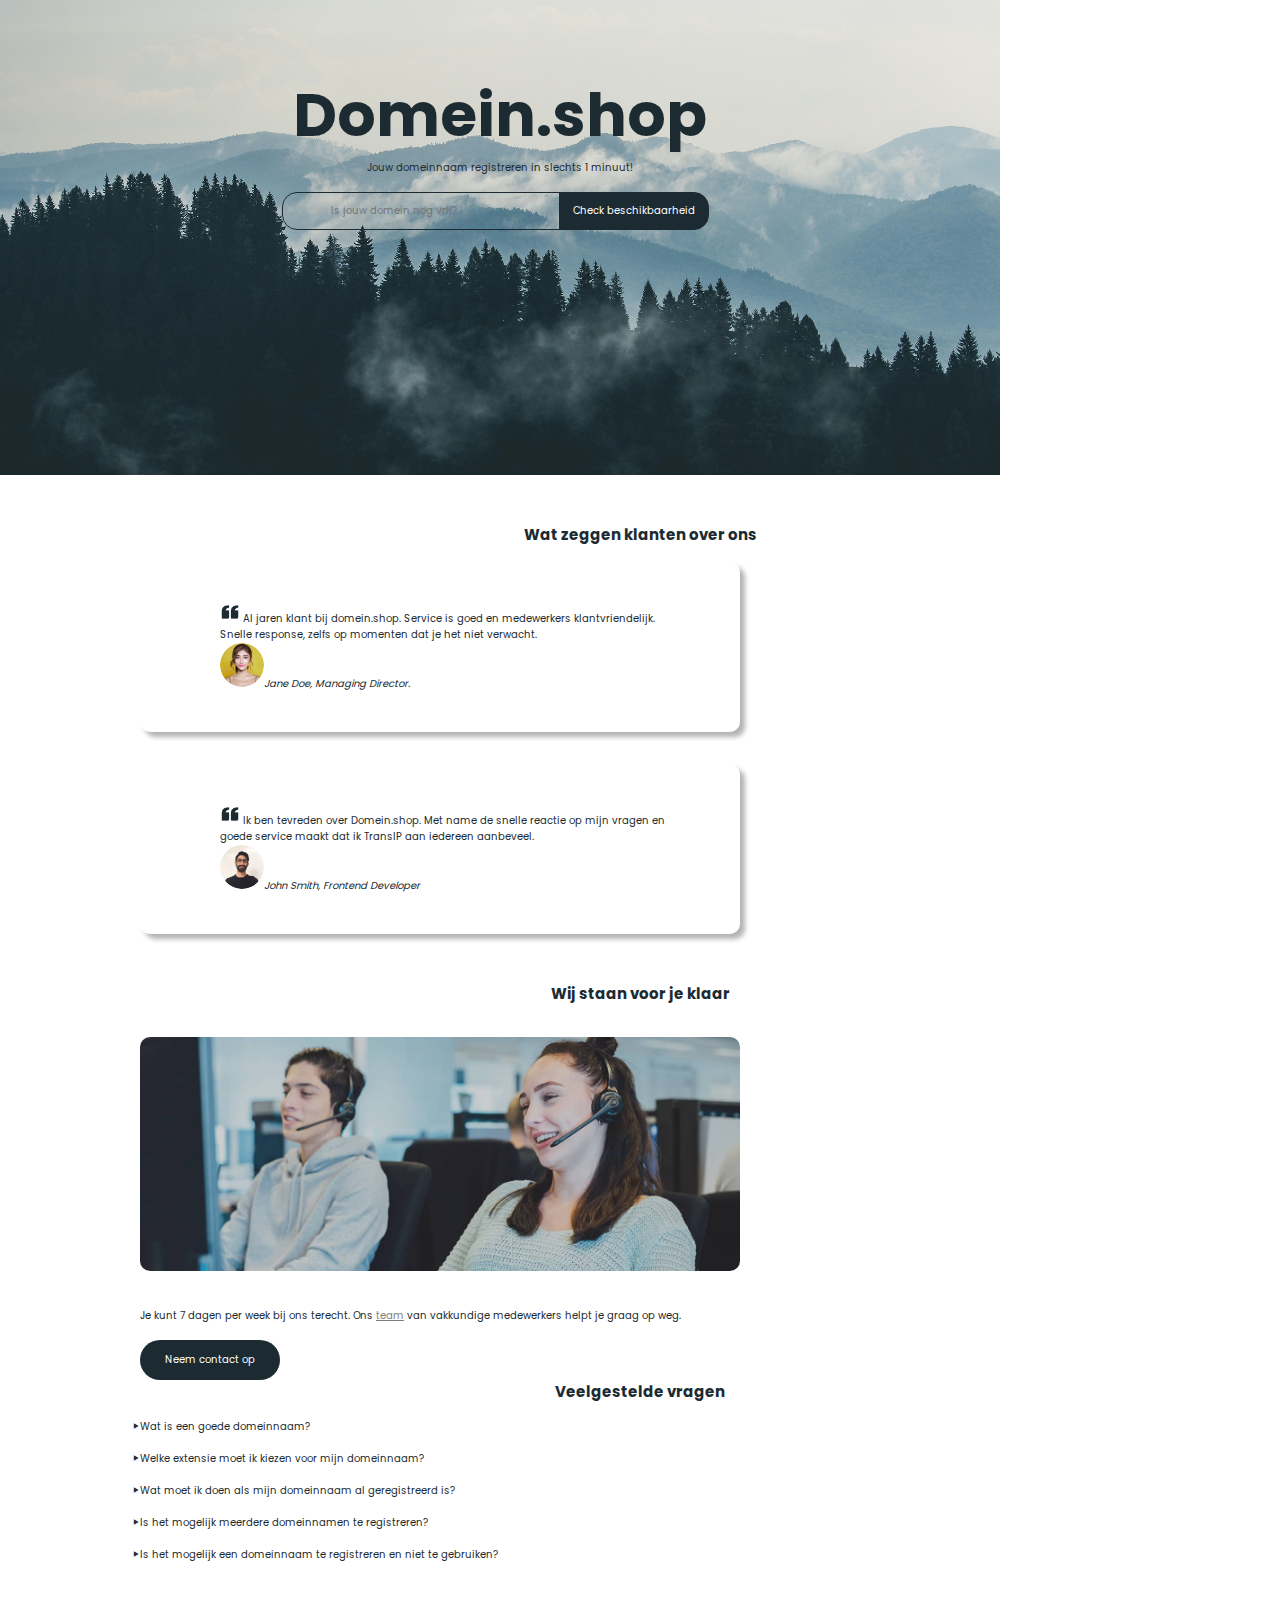
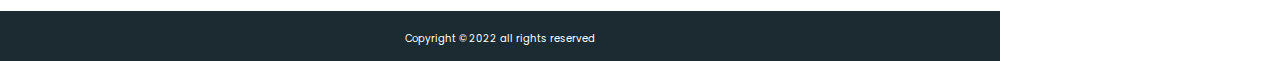
<file: index.html>
<!DOCTYPE html>
<html lang="en">
<head>
    <meta charset="UTF-8">
    <link rel="stylesheet" type="text/css" href="styles/reset.css">
    <link rel="stylesheet" type="text/css" href="styles/styles.css">
    <title>Domein.shop</title>
</head>
<body>

<header>
    <div class="header">
        <h1>Domein.shop</h1>

        <p>Jouw domeinnaam registreren in slechts 1 minuut!</p>
        <br>


        <form class="rounded-form">
            <input type="domain-name" id="domain-name-field" name="domain" placeholder="Is jouw domein nog vrij?"
                   pattern="www.+[a-z0-9.\-]+.[a-z0-9.\-]" required/>


            <button type="submit" id="submit">
                Check beschikbaarheid
            </button>
        </form>


    </div>
</header>
<br><br><br>
<main>

    <div class="main">

        <section class="testimonial">

            <h3>Wat zeggen klanten over ons</h3>
            <br>
            <figure class="quote">
                <blockquote>
                    <img src="../assets/icons/quote-left.png" class="imgquote">
                    Al jaren klant bij domein.shop. Service is goed en medewerkers klantvriendelijk. Snelle response,
                    zelfs op momenten dat je het niet verwacht.
                </blockquote>

                <cite class="cite"><img src="../assets/images/avatar-jane.png" class="imgjane">Jane Doe, Managing
                    Director.</cite>
            </figure>
            <br>
            <br>
            <figure class="quote">
                <blockquote>
                    <img src="../assets/icons/quote-left.png" class="imgquote">
                    Ik ben tevreden over Domein.shop. Met name de snelle reactie op mijn vragen en goede service maakt
                    dat ik TransIP aan iedereen aanbeveel.
                </blockquote>
                <cite class="cite"><img src="../assets/images/avatar-john.png" class="imgjohn">John Smith, Frontend
                    Developer</cite>
            </figure>

        </section>

        <br><br><br>

        <section class="support">

            <h3>Wij staan voor je klaar</h3>
            <br><br>

            <figure>
                <img src="assets/images/callcenter.jpg" alt="Foto van servicedesk" class="rounded-image">
            </figure>
            <br><br>
            <p>Je kunt 7 dagen per week bij ons terecht. Ons <a href="team.html">team</a> van vakkundige medewerkers
                helpt
                je graag op weg.
                <br><br>

                <button type="button" class="button">Neem contact op</button>
        </section>

        <section class="faq">

            <h3>Veelgestelde vragen</h3>
            <br>

            <details>
                <summary class="summary">Wat is een goede domeinnaam?</summary>
                <p class="details">Een goede domeinnaam moet aan enkele eisen voldoen. Ten eerste mag jouw domeinnaam
                    niet in strijd zijn met de openbare orde of de goede zeden. Dit betekent dat je geen ongepaste
                    domeinnaam mag registreren. Verder mag een domeinnaam enkel uit letters, cijfers en eventueel een
                    liggend streepje bestaan. Andere leestekens zijn niet toegestaan.</p>
            </details>
            <br>
            <details>
                <summary class="summary">Welke extensie moet ik kiezen voor mijn domeinnaam?</summary>
                <p class="details">Je mag helemaal zelf kiezen welke extensie jouw domeinnaam krijgt. Dit kan een
                    .nl-extensie zijn, maar ook een .be-extensie, een .de-extensie of een .com-extensie. Vraag jezelf af
                    op welke markt je je gaat richten, in het heden én in de toekomst. Ben je niet van plan je business
                    de grens over te brengen? Dan heb je eigenlijk alleen een .nl-domeinnaam nodig. Je kunt andere
                    extensies registreren om te voorkomen dat anderen dit doen, maar deze domeinnamen ga je
                    waarschijnlijk niet zelf gebruiken.</p>
            </details>
            <br>
            <details>
                <summary class="summary">Wat moet ik doen als mijn domeinnaam al geregistreerd is?</summary>
                <p class="details">Is de domeinnaam die jij wil registreren, al geregistreerd door iemand anders? Dan
                    kun je deze niet opnieuw registreren. Jouw domeinnaam moet namelijk uniek zijn. Als je gewenste
                    domeinnaam al geregistreerd is, heb je twee mogelijkheden. Ten eerste kun je ervoor kiezen een
                    alternatieve domeinnaam te registreren. Dit kan een domeinnaam zijn die op jouw eerste keuze lijkt,
                    maar ook een heel ander domein. Je vindt vanzelf wel een goede domeinnaam die nog vrij is.</p>
            </details>
            <br>
            <details>
                <summary class="summary">Is het mogelijk meerdere domeinnamen te registreren?</summary>
                <p class="details">Ja, het is zeker mogelijk meerdere domeinnamen te registreren. Als je zou willen, kun
                    je wel tientallen domeinnamen registreren. Houd er wel rekening mee dat iedere domeinnaam die je
                    registreert, geld kost. Hoe meer domeinnamen je registreert, des te meer geld je moet betalen voor
                    deze domeinen.</p>
            </details>
            <br>
            <details>
                <summary class="summary">Is het mogelijk een domeinnaam te registreren en niet te gebruiken?</summary>
                <p class="details">Ja, je kunt een domeinnaam registreren zonder deze te gebruiken. Dit gebeurt
                    regelmatig. Ten eerste zijn er veel ondernemers die de domeinnaam van hun nieuwe bedrijf alvast
                    registreren, terwijl ze nog lang geen website hebben. Zij willen simpelweg zeker weten dat de
                    domeinnaam nog beschikbaar is als hun website af is en registreren deze daarom alvast. Verstandig,
                    zeker als je een domeinnaam wil registreren die andere mensen ook interessant kunnen vinden.
                </p>
            </details>

        </section>
    </div>


</main>
<br><br><br>
<footer class="footer">
    Copyright &#169 2022 all rights reserved
</footer>

</body>
</html>
</file>
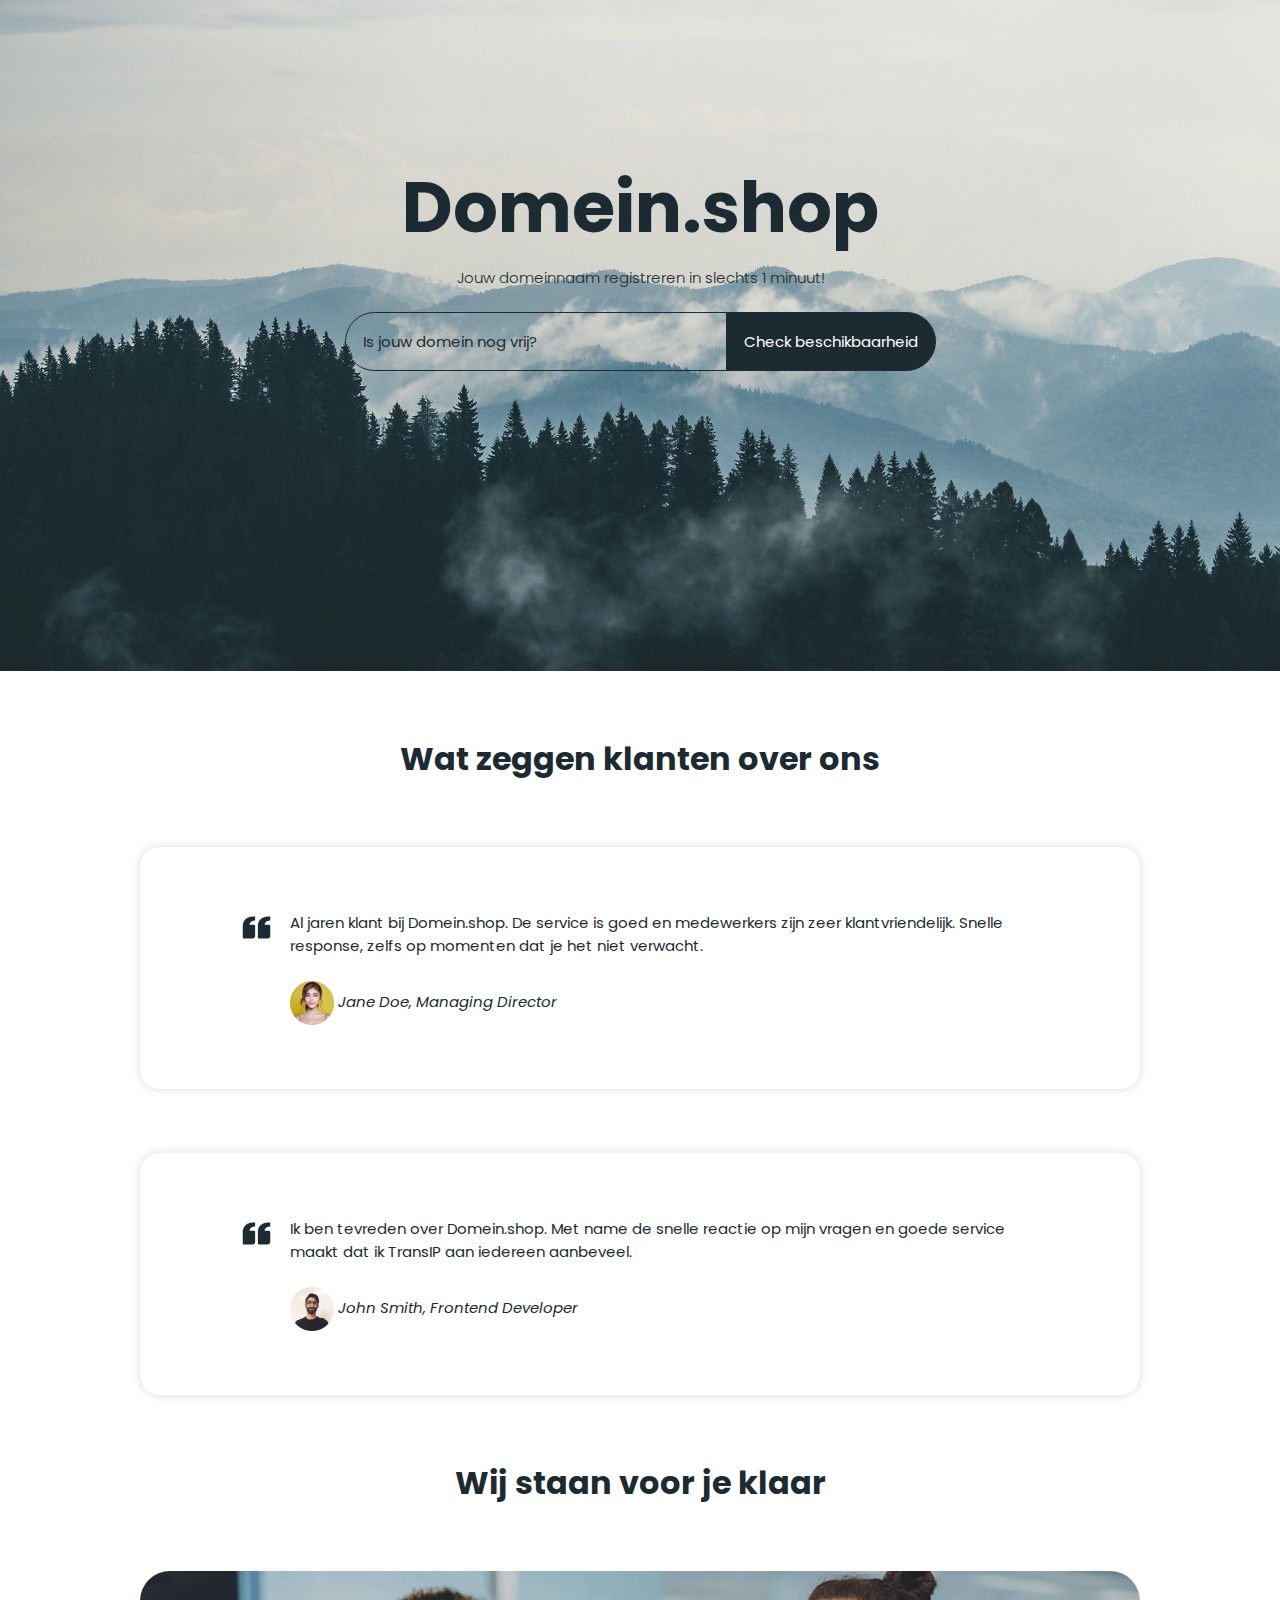
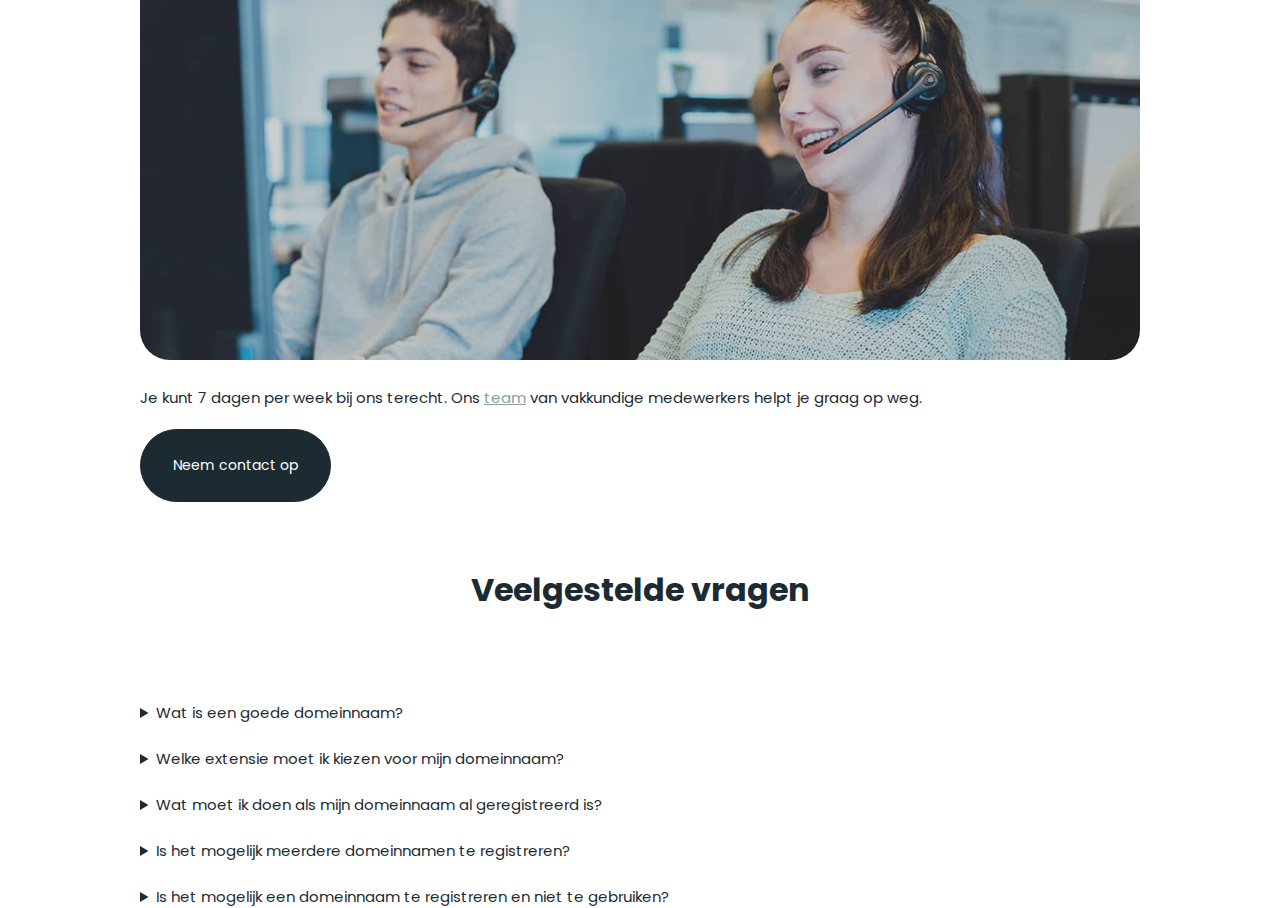
<file: index2.html>
<!DOCTYPE html>
<html lang="en">
<head>
    <meta charset="UTF-8">
    <link rel="stylesheet" type="text/css" href="styles/styles2.css">
    <title>Domein.shop</title>
</head>
<body>

<header>
    <div class="header-content">
        <h1>Domein.shop</h1>

        <p>Jouw domeinnaam registreren in slechts 1 minuut!</p>
        <br>


        <form class="rounded-form">
            <input class="domain-name-field" type="domain-name" name="domain" placeholder="Is jouw domein nog vrij?"
                   pattern="www.+[a-z0-9.\-]+.[a-z0-9.\-]" required/>


            <button class="submit-field" type="submit" >
                Check beschikbaarheid
            </button>
        </form>
    </div>
</header>

<main>

    <!-- T E S T I M O N I A L -->
        <section class="testimonial">
            <h2>Wat zeggen klanten over ons</h2>
            <article class="testimonial-article">
                <img class="testimonial-quote-icon" src="assets/icons/quote-left.png" alt="quote mark">
                <blockquote class="testimonial-quote">Al jaren klant bij Domein.shop. De service is goed en medewerkers
                    zijn zeer klantvriendelijk. Snelle response, zelfs op momenten dat je het niet verwacht.
                </blockquote>
                <img class="testimonial-avatar" src="assets/images/avatar-jane.png" alt="avatar">
                <p class="testimonial-name">Jane Doe, Managing Director</p>
            </article>
            <article class="testimonial-article">
                <img class="testimonial-quote-icon" src="assets/icons/quote-left.png" alt="quote mark">
                <blockquote class="testimonial-quote">Ik ben tevreden over Domein.shop. Met name de snelle reactie op mijn
                    vragen en goede service maakt dat ik TransIP aan iedereen aanbeveel.
                </blockquote>
                <img class="testimonial-avatar" src="assets/images/avatar-john.png" alt="avatar">
                <p class="testimonial-name">John Smith, Frontend Developer</p>
            </article>
        </section>

    <!-- S U P P O R T -->
        <section class="support">
            <h2>Wij staan voor je klaar</h2>
            <img class="callcenter-image" src="assets/images/callcenter.jpg" alt="Foto van servicedesk">
            <p class="support-info">Je kunt 7 dagen per week bij ons terecht. Ons <a href="team.html">team</a> van
                vakkundige medewerkers helpt je graag op weg.</p>
            <button class="contact-button">Neem contact op</button>
        </section>

        <section class="faq">

            <h2>Veelgestelde vragen</h2>
            <br>

            <details>
                <summary class="summary">Wat is een goede domeinnaam?</summary>
                <p class="details">Een goede domeinnaam moet aan enkele eisen voldoen. Ten eerste mag jouw domeinnaam
                    niet in strijd zijn met de openbare orde of de goede zeden. Dit betekent dat je geen ongepaste
                    domeinnaam mag registreren. Verder mag een domeinnaam enkel uit letters, cijfers en eventueel een
                    liggend streepje bestaan. Andere leestekens zijn niet toegestaan.</p>
            </details>
            <br>
            <details>
                <summary class="summary">Welke extensie moet ik kiezen voor mijn domeinnaam?</summary>
                <p class="details">Je mag helemaal zelf kiezen welke extensie jouw domeinnaam krijgt. Dit kan een
                    .nl-extensie zijn, maar ook een .be-extensie, een .de-extensie of een .com-extensie. Vraag jezelf af
                    op welke markt je je gaat richten, in het heden én in de toekomst. Ben je niet van plan je business
                    de grens over te brengen? Dan heb je eigenlijk alleen een .nl-domeinnaam nodig. Je kunt andere
                    extensies registreren om te voorkomen dat anderen dit doen, maar deze domeinnamen ga je
                    waarschijnlijk niet zelf gebruiken.</p>
            </details>
            <br>
            <details>
                <summary class="summary">Wat moet ik doen als mijn domeinnaam al geregistreerd is?</summary>
                <p class="details">Is de domeinnaam die jij wil registreren, al geregistreerd door iemand anders? Dan
                    kun je deze niet opnieuw registreren. Jouw domeinnaam moet namelijk uniek zijn. Als je gewenste
                    domeinnaam al geregistreerd is, heb je twee mogelijkheden. Ten eerste kun je ervoor kiezen een
                    alternatieve domeinnaam te registreren. Dit kan een domeinnaam zijn die op jouw eerste keuze lijkt,
                    maar ook een heel ander domein. Je vindt vanzelf wel een goede domeinnaam die nog vrij is.</p>
            </details>
            <br>
            <details>
                <summary class="summary">Is het mogelijk meerdere domeinnamen te registreren?</summary>
                <p class="details">Ja, het is zeker mogelijk meerdere domeinnamen te registreren. Als je zou willen, kun
                    je wel tientallen domeinnamen registreren. Houd er wel rekening mee dat iedere domeinnaam die je
                    registreert, geld kost. Hoe meer domeinnamen je registreert, des te meer geld je moet betalen voor
                    deze domeinen.</p>
            </details>
            <br>
            <details>
                <summary class="summary">Is het mogelijk een domeinnaam te registreren en niet te gebruiken?</summary>
                <p class="details">Ja, je kunt een domeinnaam registreren zonder deze te gebruiken. Dit gebeurt
                    regelmatig. Ten eerste zijn er veel ondernemers die de domeinnaam van hun nieuwe bedrijf alvast
                    registreren, terwijl ze nog lang geen website hebben. Zij willen simpelweg zeker weten dat de
                    domeinnaam nog beschikbaar is als hun website af is en registreren deze daarom alvast. Verstandig,
                    zeker als je een domeinnaam wil registreren die andere mensen ook interessant kunnen vinden.
                </p>
            </details>

        </section>
</main>

<footer>

</footer>

</body>
</html>
</file>
<file: styles/styles.css>
/*////////////////////////////////////////////////////////////////////////
Table of Contents:
    1. Global Styles
    2. Typografie
    3. Areas
        3.1 Header
        3.2 Testimonial
        3.3 Support
        3.4 Faq
        3.5 Footer
////////////////////////////////////////////////////////////////////////*/


/*Hi docent! Mijn excuus voor hoe rommelig alles er uit ziet.
Ik ben een week ziek geweest waardoor ik GitHub plus de les plus de opdracht in anderhalve dag heb
moeten doen - zoals je ziet zijn er veel fouten en lijkt mijn site in veel niet op het voorbeeld.
Door de tijdsnood is het me niet gelukt om er beter in te duiken, en op maandag is er natuurlijk ook
geen front end begeleiding.
Ik heb het nu maar zo globaal mogelijk af gemaakt en gedaan wat lukte :)
Ik schaam me een beetje om het zo in te leveren, maar ik zou toch feedback waarderen.
Bedankt!
 */

/*////////////////////////
    1. Global Styles
////////////////////////*/

@font-face {
    font-family: poppins;
    src: url("../fonts/Poppins-Regular.ttf");
}

@font-face {
    font-family: poppinsFat;
    src: url("../fonts/Poppins-Bold.ttf");
}
:root {
    grey: #899CA0;
    darkgreen: #1C2B32;
}
body {
    font-family: poppins;
    font-size: 10px;
    color: #1C2B32;
}


/*////////////////////////
    2. Typography
////////////////////////*/


h1 {
    font-family: poppinsFat;
    font-size: 60px;
}

h3 {
    font-family: poppinsFat;
    font-size: 15px;
    text-align: center;
}

/* unvisited link */
a:link {
    color: gray;
    text-decoration: underline;
}

/*visited link*/
a:visited {
    color: #899CA0;
}

/* mouse over link */
a:hover {
    color: #899CA0;
    text-decoration: none;

}

cite {
    font-style: italic;
}



/*////////////////////////
    3. Areas
////////////////////////*/



/*///////////// 3.1 Header /////////////*/

.main {
    width: 1000px;
    margin: auto;
}

.header {
    text-align: center;
    width: 1000px;
    height: 475px;
    padding-top: 70px;
    padding-bottom: 50px;
   }

.header {
    background-image: url("../assets/images/mountains.jpg");
    background-position: center;
    background-size: cover;

}



#domain-name-field {
    color: #1C2B32;
    border: 1px solid #1C2B32;
    border-radius: 15px 0 0 15px;
    padding-top: 10px;
    padding-bottom: 10px;
    padding-left: 10px;
    padding-right: 70px;
    margin: -10px;
}

#submit {
    color: white;
    background-color: #1C2B32;
    border: 1px solid #1C2B32;
    border-radius: 0px 15px 15px 0px;
    padding-top: 10px;
    padding-bottom:10px;
    width: 150px;
}


/*///////////// 3.2 Testimonial /////////////*/

.quote {
    border-radius: 10px 10px 10px 10px;
    padding: 40px 40px 40px 40px;
    padding-left: 80px;
    padding-right: 60px;
    width: 600px;
    box-shadow: 5px 5px 5px 0px rgba(0,0,0,0.3);
    position: relative;
}

.imgquote {
    width: 20px;
    height: 20px;
    position: left;
}


.cite {
    display: block;
}

.imgjane {
    border-radius: 100px;
    width: 44px;
    height: 44px;
    vertical-align: baseline;
}

.imgjohn {
    border-radius: 100px;
    width: 44px;
    height: 44px;
    vertical-align: baseline;
}



/*///////////// 3.3 Support /////////////*/

.rounded-image {
    width: 60%;
    border-radius: 10px;
}

.button {
    background-color: #1C2B32;
    border: none;
    color: white;
    padding: 12px 25px;
    text-align: center;
    display: inline-block;
    border-radius: 30px;
}



/*///////////// 3.4 Faq /////////////*/

.summary {
    cursor:pointer;
    list-style-type: "⯈";
}

/*.summary::after {*/
/*    list-style-type: "⯆";*/
/*}*/




.details {
    background-color: #899CA0;
    color: white;
    border-radius: 15px;
    padding: 10px 10px 10px 10px;
    width: 450px

}


/*///////////// 3.5 Footer /////////////*/

.footer {
    align-self: center;
    text-align: center;
    width: 1000px;
    height: 50px;
    padding-top: 20px;
    padding-bottom: 20px;
    background-color: #1C2B32;
    color: white;
}
</file>
<file: styles/styles2.css>
/*////////////////////////////////////////////////////////////////////////
Table of Contents:
    1. Global Styles
    2. Typografie
    3. Areas
        3.1 Header
        3.2 Testimonial
        3.3 Support
        3.4 Faq
        3.5 Footer
////////////////////////////////////////////////////////////////////////*/



/*////////////////////////
    1. Global Styles
////////////////////////*/

@import url('https://fonts.googleapis.com/css2?family=Poppins:wght@300;400;500;700;900&display=swap');

* {
    box-sizing: border-box;
    color: #899CA0;
    color: #1C2B32;
    margin: 0;
    padding: 0;

}

main {
    max-width: 1000px;
    margin: 0 auto;
}



/*////////////////////////
    2. Typography
////////////////////////*/

@font-face {
    font-family: 'Poppins', sans-serif;
}

body {
    font-family: 'Poppins', sans-serif;
    color: #1C2B32;
    font-size: 15px;
}


input,
button {
    font-family: inherit;
    font-size: inherit;
}

h1 {
    font-weight: 700;
    font-size: 70px;
    margin: 5px;
}

h2 {
    font-weight: 700;
    font-size: 32px;
    margin: 64px 0;
}

h1,
h2 {
    text-align: center;
}

a,
a:link,
a:visited {
    color: #899CA0;
    text-decoration: underline;
}

a:hover {
    text-decoration: none;
}

/*////////////////////////
    3. Areas
////////////////////////*/



/*///////////// 3.1 Header /////////////*/

header {
    background-image: url("../assets/images/mountains.jpg");
    background-position: top;
    background-size: cover;
}

.header-content {
    max-width: 1000px;
    text-align: center;
    padding: 150px 0 300px 0;
    font-weight: 300;
    margin: 0 auto;
}

.domain-name-field {
    border: 1px solid #1C2B32;
    border-radius: 30px 0 0 30px;
    margin: 0 -5px -5px 0;
    padding: 17px 70px 17px 17px;
    background-color: transparent;
    outline: transparent;
}


.domain-name-field::placeholder {
    color: #1C2B32;
}

.domain-name-field:focus::placeholder {
    color: transparent;
}

.submit-field {
    color: white;
    background-color: #1C2B32;
    border-radius: 0 30px 30px 0;
    border: 1px solid #1C2B32;
    padding: 17px;
}



/*///////////// 3.2 Testimonial /////////////*/

.testimonial-article {
    box-shadow: 0px 0px 10px rgba(0,0,0,0.15);
    position: relative;
    padding: 64px 96px 64px 150px;
    margin: 64px 0;
    border-radius: 20px;
    width: 100%;
}

.testimonial-quote {
    margin-bottom: 24px;
}

.testimonial-quote-icon {
    position: absolute;
    left: 100px;
    top: 64px;
}



.testimonial-avatar {
    width: 44px;
    height: 44px;
    vertical-align: middle;

}

.testimonial-name {
    display: inline-block;
    font-style: italic;
}




/*///////////// 3.3 Support /////////////*/

.support-info {
    margin: 20px 0 20px 0;
}

.callcenter-image {
    border-radius: 30px;
    width: 100%;
}

.contact-button {
    background-color: #1C2B32;
    color: white;
    font-size: 14px;
    border: 1px solid #1C2B32;
    border-radius: 50px;
    padding: 25px 32px;
}
.contact-button:hover {
    background-color: #899CA0;
    cursor: pointer;
    border: 1px solid #1C2B32;
}



/*///////////// 3.4 Faq /////////////*/

.details {
    background-color: #899CA0;
    color: white;
    border-radius: 15px;
    padding: 10px 10px 10px 10px;
    width: 450px
}

.summary:hover {
    cursor: pointer;
}


/*///////////// 3.5 Footer /////////////*/
</file>
